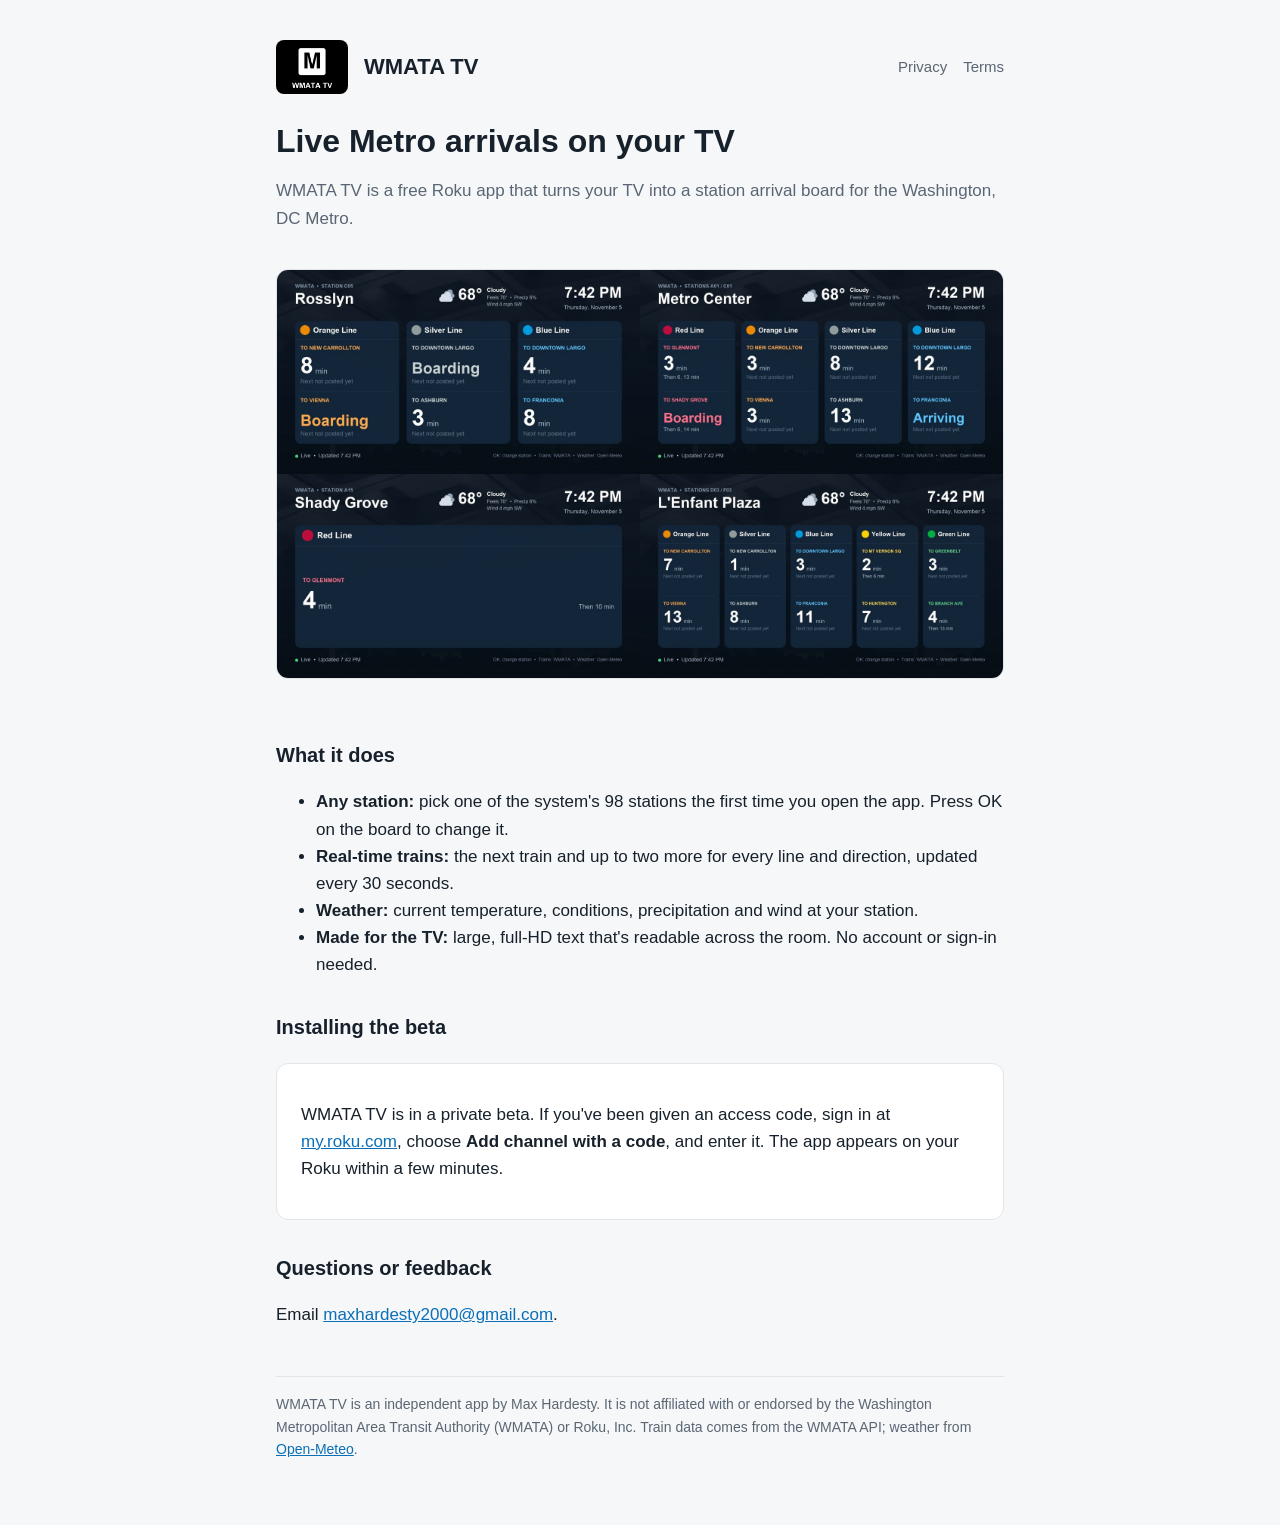
<file: index.html>
<!doctype html>
<html lang="en">
<head>
<meta charset="utf-8">
<meta name="viewport" content="width=device-width, initial-scale=1">
<title>WMATA TV for Roku</title>
<meta name="description" content="A Roku app that shows real-time DC Metro arrivals and weather for any station.">
<link rel="stylesheet" href="style.css">
</head>
<body>
<main>
  <header>
    <img src="icon.jpg" alt="">
    <a href="./">WMATA TV</a>
    <nav><a href="privacy.html">Privacy</a><a href="terms.html">Terms</a></nav>
  </header>

  <h1>Live Metro arrivals on your TV</h1>
  <p class="muted">WMATA TV is a free Roku app that turns your TV into a station arrival board for the Washington, DC Metro.</p>

  <img class="shot" src="board.jpg" alt="Arrival boards for Rosslyn, Metro Center, Shady Grove and L'Enfant Plaza">

  <h2>What it does</h2>
  <ul>
    <li><strong>Any station:</strong> pick one of the system's 98 stations the first time you open the app. Press OK on the board to change it.</li>
    <li><strong>Real-time trains:</strong> the next train and up to two more for every line and direction, updated every 30 seconds.</li>
    <li><strong>Weather:</strong> current temperature, conditions, precipitation and wind at your station.</li>
    <li><strong>Made for the TV:</strong> large, full-HD text that's readable across the room. No account or sign-in needed.</li>
  </ul>

  <h2>Installing the beta</h2>
  <div class="card">
    <p>WMATA TV is in a private beta. If you've been given an access code, sign in at <a href="https://my.roku.com">my.roku.com</a>, choose <strong>Add channel with a code</strong>, and enter it. The app appears on your Roku within a few minutes.</p>
  </div>

  <h2>Questions or feedback</h2>
  <p>Email <a href="mailto:maxhardesty2000@gmail.com">maxhardesty2000@gmail.com</a>.</p>

  <footer>
    WMATA TV is an independent app by Max Hardesty. It is not affiliated with or endorsed by the Washington Metropolitan Area Transit Authority (WMATA) or Roku, Inc. Train data comes from the WMATA API; weather from <a href="https://open-meteo.com">Open-Meteo</a>.
  </footer>
</main>
</body>
</html>
</file>
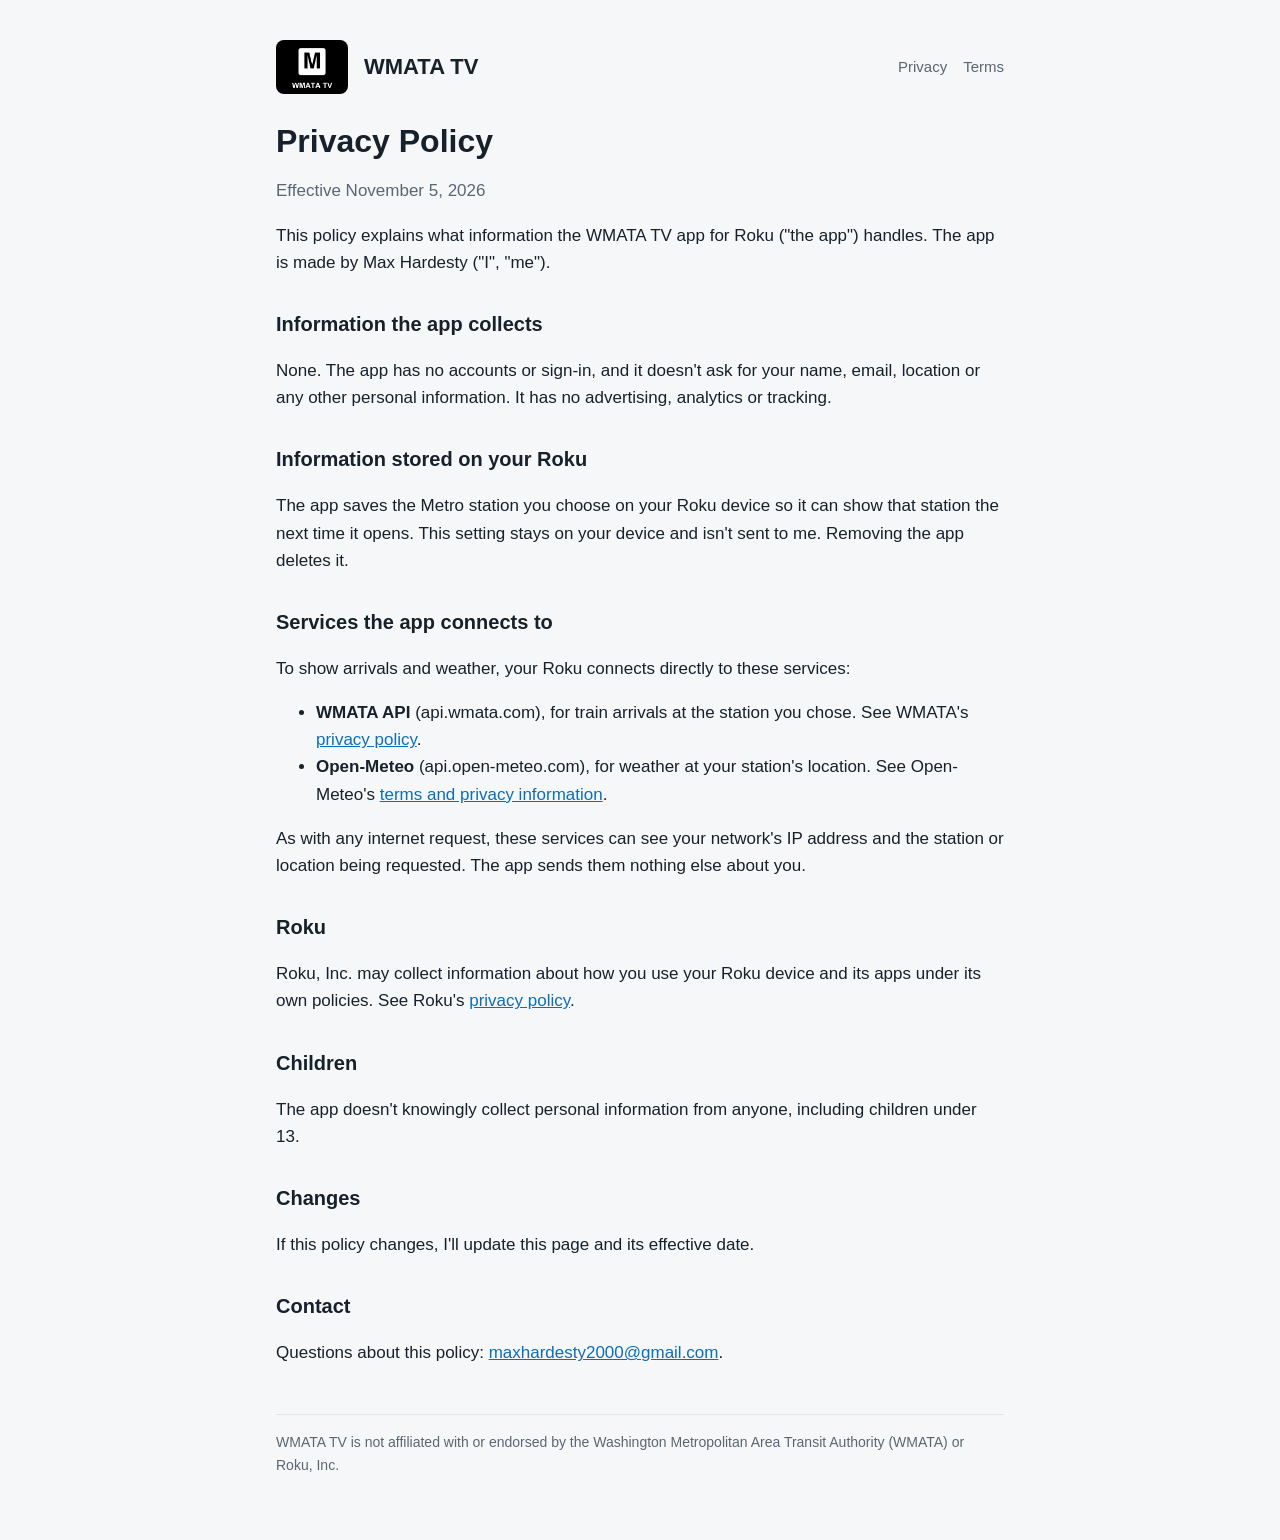
<file: privacy.html>
<!doctype html>
<html lang="en">
<head>
<meta charset="utf-8">
<meta name="viewport" content="width=device-width, initial-scale=1">
<title>WMATA TV Privacy Policy</title>
<link rel="stylesheet" href="style.css">
</head>
<body>
<main>
  <header>
    <img src="icon.jpg" alt="">
    <a href="./">WMATA TV</a>
    <nav><a href="privacy.html">Privacy</a><a href="terms.html">Terms</a></nav>
  </header>

  <h1>Privacy Policy</h1>
  <p class="muted">Effective November 5, 2026</p>

  <p>This policy explains what information the WMATA TV app for Roku ("the app") handles. The app is made by Max Hardesty ("I", "me").</p>

  <h2>Information the app collects</h2>
  <p>None. The app has no accounts or sign-in, and it doesn't ask for your name, email, location or any other personal information. It has no advertising, analytics or tracking.</p>

  <h2>Information stored on your Roku</h2>
  <p>The app saves the Metro station you choose on your Roku device so it can show that station the next time it opens. This setting stays on your device and isn't sent to me. Removing the app deletes it.</p>

  <h2>Services the app connects to</h2>
  <p>To show arrivals and weather, your Roku connects directly to these services:</p>
  <ul>
    <li><strong>WMATA API</strong> (api.wmata.com), for train arrivals at the station you chose. See WMATA's <a href="https://www.wmata.com/about/public-records/privacy.html">privacy policy</a>.</li>
    <li><strong>Open-Meteo</strong> (api.open-meteo.com), for weather at your station's location. See Open-Meteo's <a href="https://open-meteo.com/en/terms">terms and privacy information</a>.</li>
  </ul>
  <p>As with any internet request, these services can see your network's IP address and the station or location being requested. The app sends them nothing else about you.</p>

  <h2>Roku</h2>
  <p>Roku, Inc. may collect information about how you use your Roku device and its apps under its own policies. See Roku's <a href="https://docs.roku.com/published/userprivacypolicy/en/us">privacy policy</a>.</p>

  <h2>Children</h2>
  <p>The app doesn't knowingly collect personal information from anyone, including children under 13.</p>

  <h2>Changes</h2>
  <p>If this policy changes, I'll update this page and its effective date.</p>

  <h2>Contact</h2>
  <p>Questions about this policy: <a href="mailto:maxhardesty2000@gmail.com">maxhardesty2000@gmail.com</a>.</p>

  <footer>WMATA TV is not affiliated with or endorsed by the Washington Metropolitan Area Transit Authority (WMATA) or Roku, Inc.</footer>
</main>
</body>
</html>
</file>
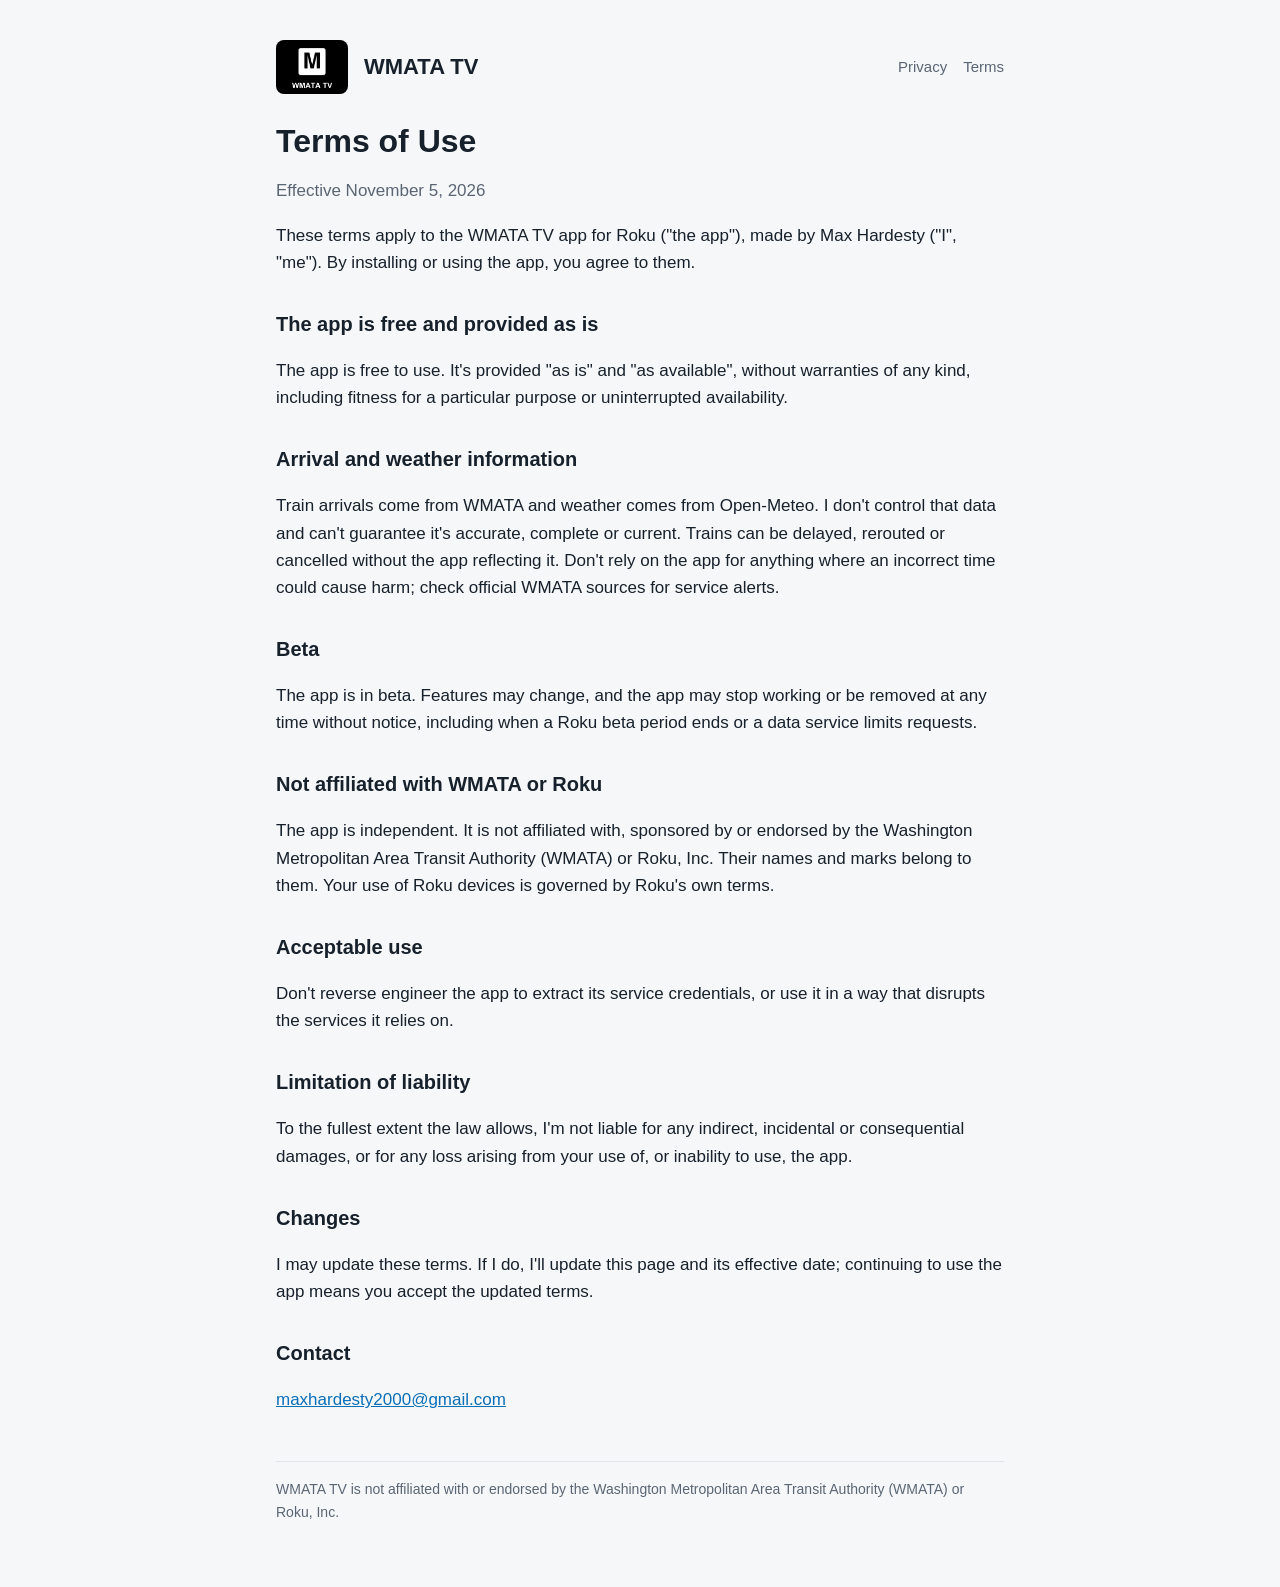
<file: terms.html>
<!doctype html>
<html lang="en">
<head>
<meta charset="utf-8">
<meta name="viewport" content="width=device-width, initial-scale=1">
<title>WMATA TV Terms of Use</title>
<link rel="stylesheet" href="style.css">
</head>
<body>
<main>
  <header>
    <img src="icon.jpg" alt="">
    <a href="./">WMATA TV</a>
    <nav><a href="privacy.html">Privacy</a><a href="terms.html">Terms</a></nav>
  </header>

  <h1>Terms of Use</h1>
  <p class="muted">Effective November 5, 2026</p>

  <p>These terms apply to the WMATA TV app for Roku ("the app"), made by Max Hardesty ("I", "me"). By installing or using the app, you agree to them.</p>

  <h2>The app is free and provided as is</h2>
  <p>The app is free to use. It's provided "as is" and "as available", without warranties of any kind, including fitness for a particular purpose or uninterrupted availability.</p>

  <h2>Arrival and weather information</h2>
  <p>Train arrivals come from WMATA and weather comes from Open-Meteo. I don't control that data and can't guarantee it's accurate, complete or current. Trains can be delayed, rerouted or cancelled without the app reflecting it. Don't rely on the app for anything where an incorrect time could cause harm; check official WMATA sources for service alerts.</p>

  <h2>Beta</h2>
  <p>The app is in beta. Features may change, and the app may stop working or be removed at any time without notice, including when a Roku beta period ends or a data service limits requests.</p>

  <h2>Not affiliated with WMATA or Roku</h2>
  <p>The app is independent. It is not affiliated with, sponsored by or endorsed by the Washington Metropolitan Area Transit Authority (WMATA) or Roku, Inc. Their names and marks belong to them. Your use of Roku devices is governed by Roku's own terms.</p>

  <h2>Acceptable use</h2>
  <p>Don't reverse engineer the app to extract its service credentials, or use it in a way that disrupts the services it relies on.</p>

  <h2>Limitation of liability</h2>
  <p>To the fullest extent the law allows, I'm not liable for any indirect, incidental or consequential damages, or for any loss arising from your use of, or inability to use, the app.</p>

  <h2>Changes</h2>
  <p>I may update these terms. If I do, I'll update this page and its effective date; continuing to use the app means you accept the updated terms.</p>

  <h2>Contact</h2>
  <p><a href="mailto:maxhardesty2000@gmail.com">maxhardesty2000@gmail.com</a></p>

  <footer>WMATA TV is not affiliated with or endorsed by the Washington Metropolitan Area Transit Authority (WMATA) or Roku, Inc.</footer>
</main>
</body>
</html>
</file>
<file: style.css>
:root {
  --bg: #f6f7f9;
  --card: #ffffff;
  --text: #17212b;
  --muted: #5a6673;
  --line: #e1e5ea;
  --accent: #0b6fb8;
}
@media (prefers-color-scheme: dark) {
  :root {
    --bg: #0b1622;
    --card: #13243a;
    --text: #eef3f8;
    --muted: #a9b8c7;
    --line: #22364d;
    --accent: #5cc8ff;
  }
}
* { box-sizing: border-box; }
body {
  margin: 0;
  background: var(--bg);
  color: var(--text);
  font: 17px/1.6 -apple-system, BlinkMacSystemFont, "Segoe UI", Roboto, Helvetica, Arial, sans-serif;
}
main { max-width: 760px; margin: 0 auto; padding: 40px 16px 64px; }
header { display: flex; align-items: center; gap: 16px; margin-bottom: 28px; }
header img { width: 72px; height: 54px; border-radius: 8px; }
header a { color: inherit; text-decoration: none; font-weight: 700; font-size: 22px; }
nav { margin-left: auto; display: flex; gap: 16px; font-size: 15px; }
nav a { color: var(--muted); font-weight: 500; font-size: 15px; }
h1 { font-size: 32px; line-height: 1.2; margin: 0 0 8px; }
h2 { font-size: 20px; margin: 32px 0 8px; }
p, li { color: var(--text); }
.muted { color: var(--muted); }
a { color: var(--accent); }
.shot { width: 100%; height: auto; border-radius: 12px; border: 1px solid var(--line); margin: 20px 0; }
.card { background: var(--card); border: 1px solid var(--line); border-radius: 12px; padding: 20px 24px; margin: 20px 0; }
footer { margin-top: 48px; padding-top: 16px; border-top: 1px solid var(--line); font-size: 14px; color: var(--muted); }
@media (max-width: 560px) { header { flex-wrap: wrap; } nav { margin-left: 0; width: 100%; } h1 { font-size: 26px; } }
</file>
